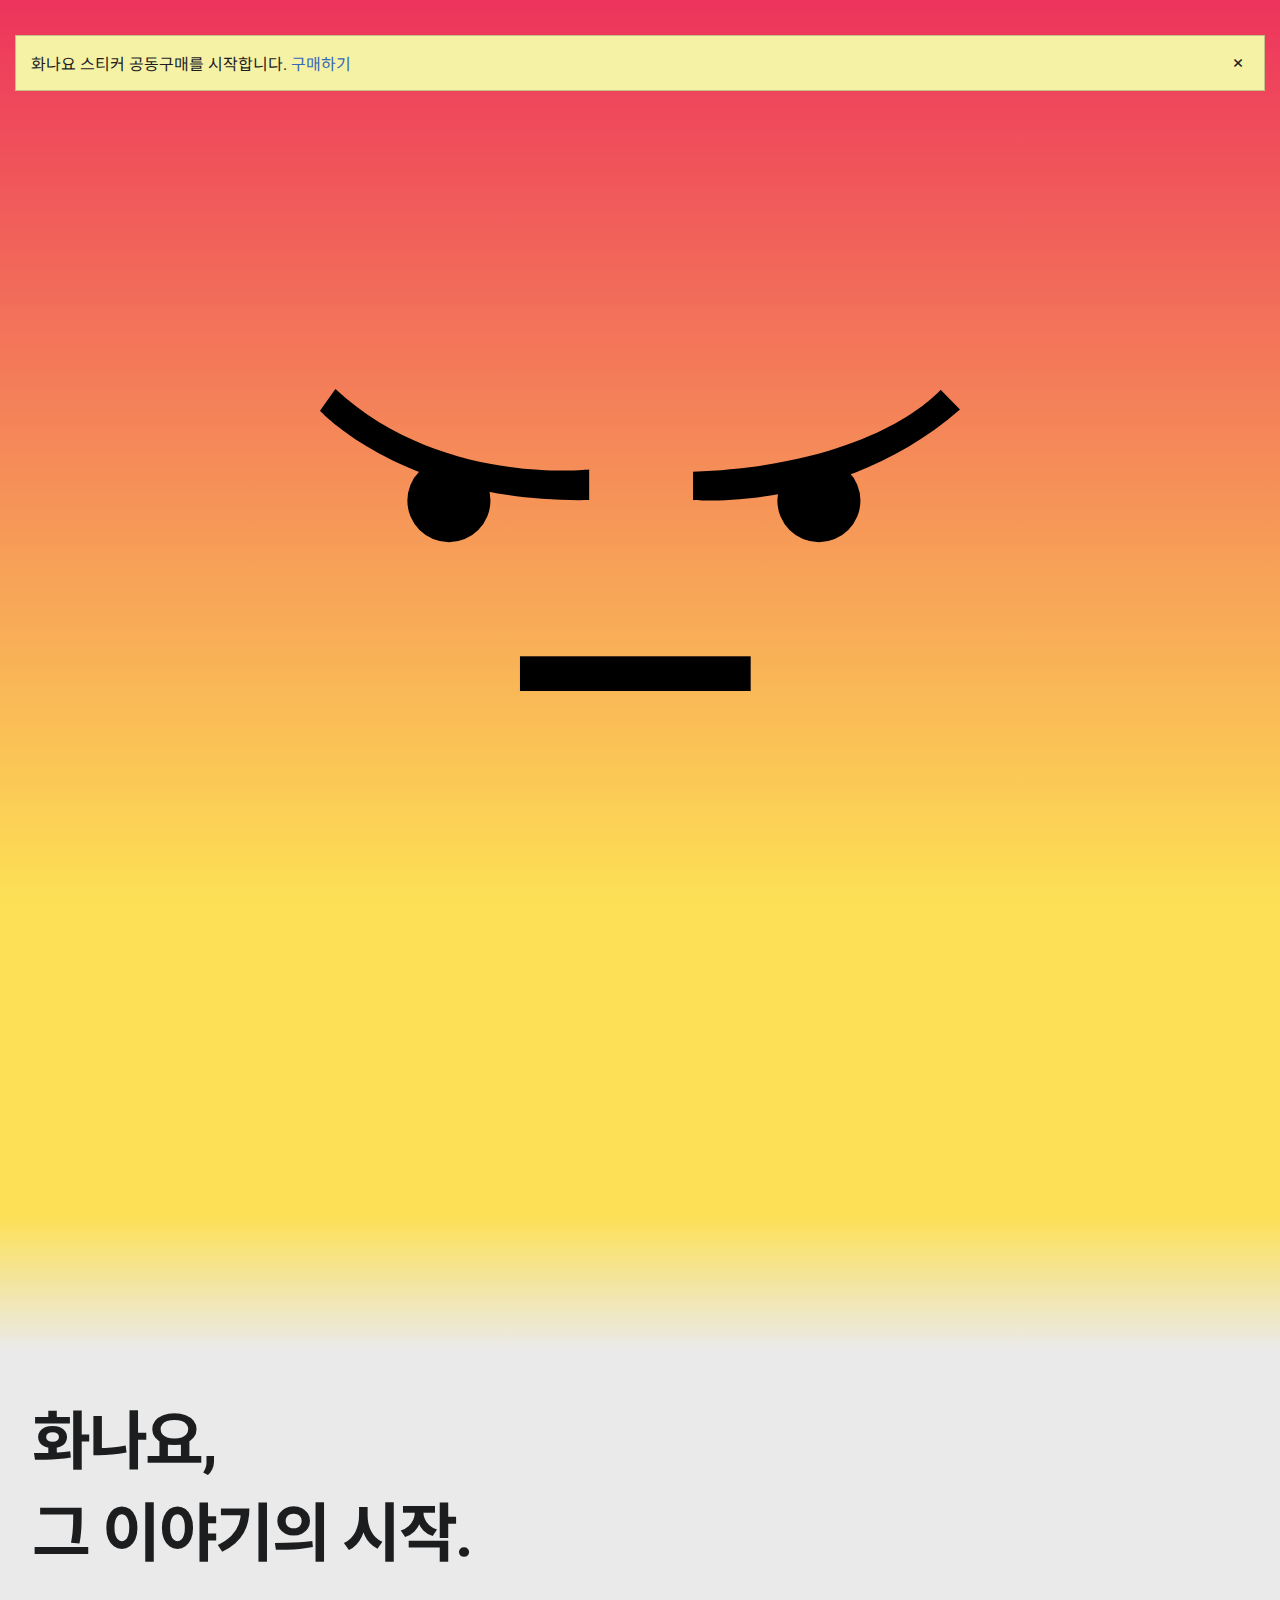
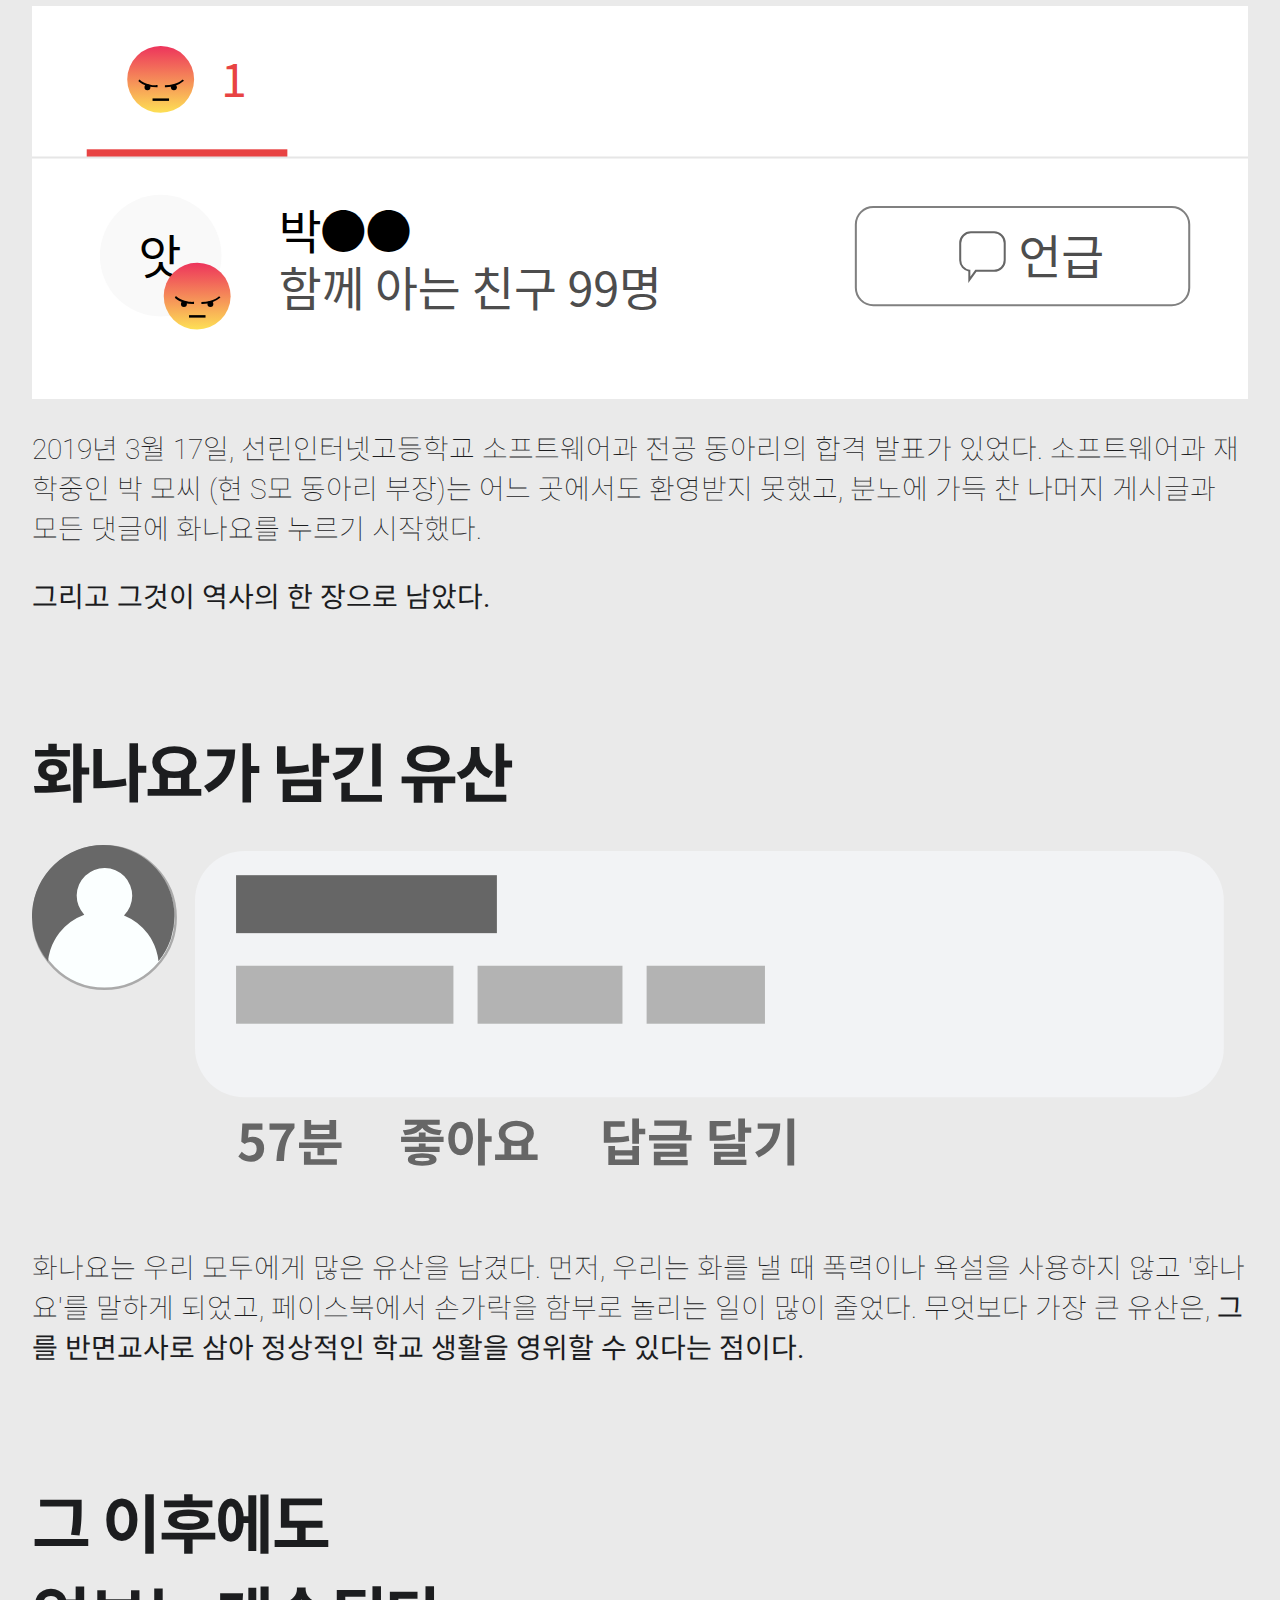
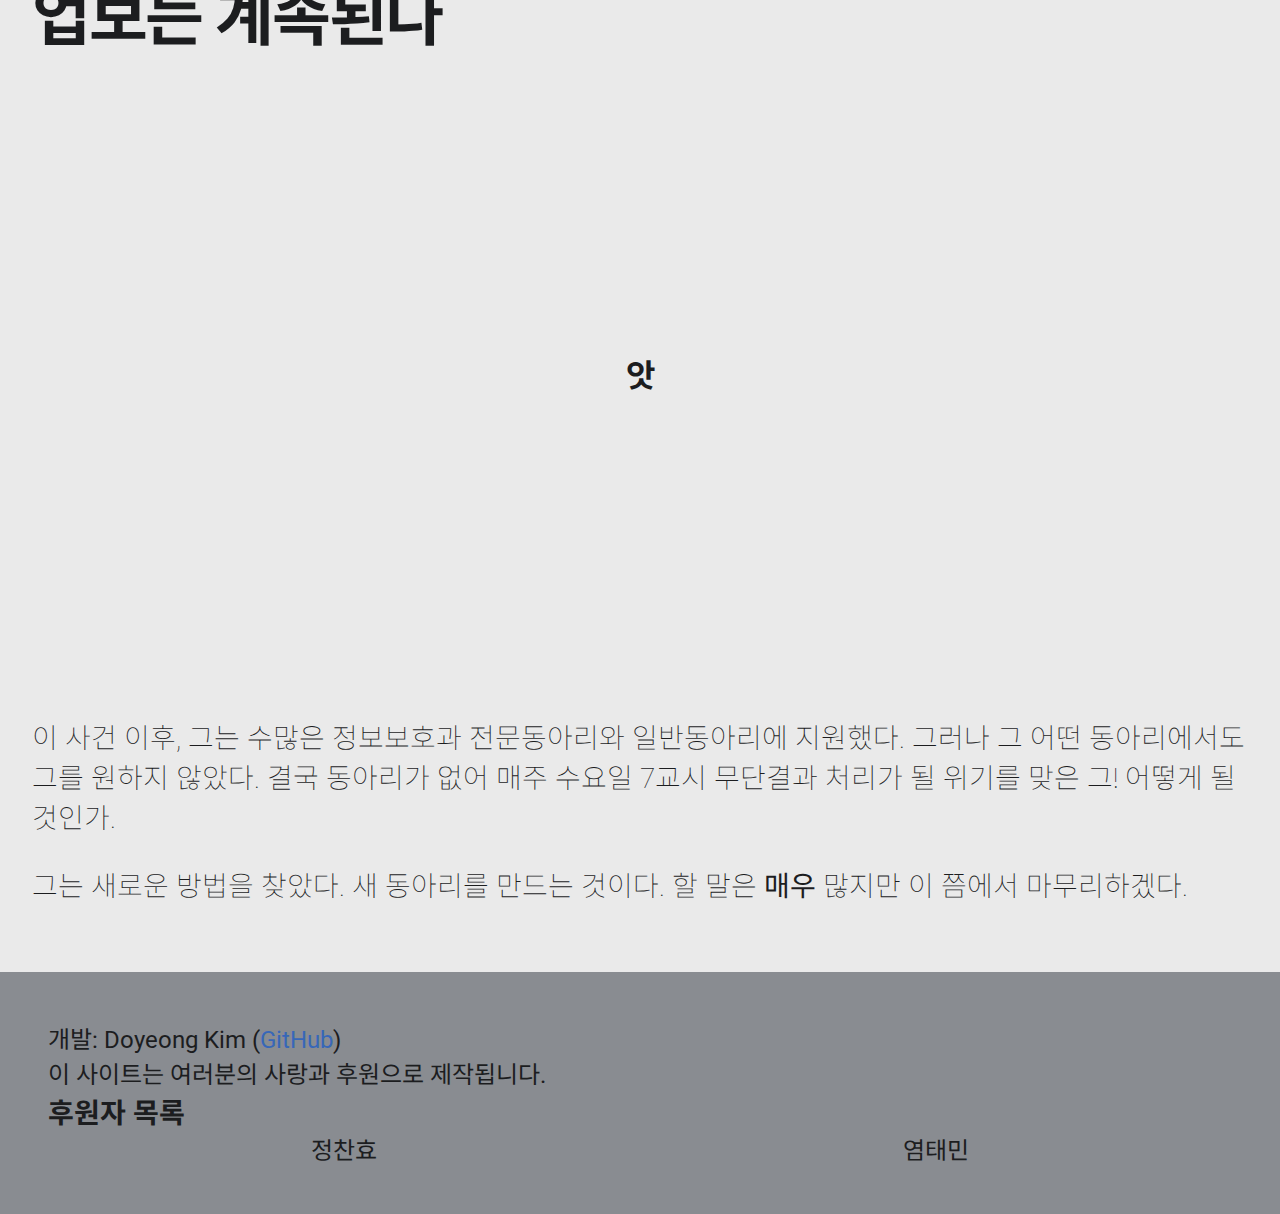
<file: index.html>
<!DOCTYPE html><html lang="en"><head><meta charSet="utf-8"/><meta http-equiv="x-ua-compatible" content="ie=edge"/><meta name="viewport" content="width=device-width, initial-scale=1, shrink-to-fit=no"/><style data-href="/commons.db007dfccde8d05ed5ca.css">@import url(https://fonts.googleapis.com/css?family=Noto+Sans+KR|Roboto&display=swap);*{font-family:Roboto,Noto Sans KR,sans-serif}body{color:#1c1d1f;margin:0;background:#eaeaea}html::-webkit-scrollbar{display:none}a{text-decoration:none;color:#3767b8}.index-module--scroll--1YVbs{position:fixed;bottom:3px;width:100%;height:6px}.index-module--progress--m1oiW{height:100%;width:0;background:#b01e1e}.index-module--section--Zf6Z1{background:#eaeaea}.index-module--contents--1fxa_{max-width:1280px;margin:0 auto;padding:40px 2rem;box-sizing:border-box}.Title-module--title--3p1yD{margin:0;font-size:4rem;letter-spacing:-.15rem;word-break:keep-all;word-wrap:break-word}@media (max-width:640px){.Title-module--title--3p1yD{font-size:2.75rem}}.Contents-module--contents--2QjoP{font-weight:lighter;font-size:1.75rem}.Contents-module--contents--2QjoP>p{margin-bottom:1em}@media (max-width:640px){.Contents-module--contents--2QjoP{font-size:1.2rem}}.Button-module--button--2LlsT{all:unset;cursor:default;padding:.5em 1em;text-align:center;display:block;background:#aaa;border-radius:5px;border:1px solid transparent;width:100%;box-sizing:border-box}.Button-module--button--2LlsT.Button-module--primary--1C9Kx{background:#c42d4f;color:#fff}.Button-module--button--2LlsT.Button-module--right--_ubmW{float:right}.Button-module--wrap--32uRN{overflow:hidden}@media (min-width:640px){.Button-module--button--2LlsT.Button-module--reactive--2Zjxb{width:auto}}</style><style data-href="/styles.13858ab3dc83a2c2a2f1.css">.Input-module--input--1oCKq{display:block;width:100%;box-sizing:border-box;font-size:1.2rem;padding:.5em 1em;outline:0;border:1px solid #bebebe;border-radius:3px}.Input-module--fieldName--1KJFr{font-size:1.2rem;margin-bottom:7px;font:inherit}.Input-module--wrap--2Tjiu{margin-bottom:10px}.Select-module--select--30Ffh{display:block;box-sizing:border-box;width:100%;font-size:1rem;padding:.5em 1em}.index-module--card--2Rr3x{background:#fff;padding:15px;border-radius:5px;display:flex;margin-top:20px}.index-module--card--2Rr3x>img{height:70px}.index-module--card--2Rr3x>h1{margin-left:30px}.index-module--sticker--3lQsB{display:flex;padding:50px 30px;justify-content:center;align-items:center}.index-module--sticker--3lQsB img{width:300px;height:auto;border-radius:150px;box-shadow:3px 3px #9a9a9a}.index-module--bg--XP0en{background:-webkit-gradient(linear,left top,left bottom,from(#ed345c),to(#fde055));background:linear-gradient(180deg,#ed345c,#fde055);height:100vh;padding:2em;box-sizing:border-box;display:flex;justify-content:center;align-items:center}.index-module--img--1oEMT{max-width:640px;width:80%;margin:auto;padding-top:20vh}.index-module--gradient--3pbHR{height:50vh;background:-webkit-gradient(linear,left top,left bottom,color-stop(70%,#fde055),to(#eaeaea));background:linear-gradient(180deg,#fde055 70%,#eaeaea)}.index-module--img--3vIK-{background:#fff;margin-top:2rem;padding:2.5rem 0}.index-module--footer--P-2KS{background:#898c91;font-size:1.5rem;padding:2em}.index-module--footer--P-2KS *{margin:0}@media (max-width:640px){.index-module--footer--P-2KS{font-size:1.2rem}}.index-module--wrap--NWi6_{height:70vh;overflow:hidden;display:flex;justify-content:center;align-items:center}.index-module--alert--3sW5m{padding:15px;background:#f5f2a6;display:flex;border:1px solid #c4c286}.index-module--wrap--2-CTI{padding:15px}.index-module--wrap--2-CTI.index-module--absolute--1g1Bg,.index-module--wrap--2-CTI.index-module--fixed--17mLj{top:20px;left:0;right:0}.index-module--wrap--2-CTI.index-module--fixed--17mLj{position:fixed}.index-module--wrap--2-CTI.index-module--absolute--1g1Bg{position:absolute}.index-module--contents--RL-Od{flex:1 1}.index-module--close--3V_D4{font-size:1.2em;cursor:pointer;padding:0 .3em}</style><meta name="generator" content="Gatsby 2.15.15"/><title data-react-helmet="true">화나요.com</title><meta data-react-helmet="true" name="description" content="Sunrin angry"/><meta data-react-helmet="true" property="og:title"/><meta data-react-helmet="true" property="og:description" content="Sunrin angry"/><meta data-react-helmet="true" property="og:type" content="website"/><meta data-react-helmet="true" name="twitter:card" content="summary"/><meta data-react-helmet="true" name="twitter:creator" content="@angrycom"/><meta data-react-helmet="true" name="twitter:title"/><meta data-react-helmet="true" name="twitter:description" content="Sunrin angry"/><link rel="manifest" href="/manifest.webmanifest"/><meta name="theme-color" content="#663399"/><link rel="apple-touch-icon" sizes="48x48" href="/icons/icon-48x48.png"/><link rel="apple-touch-icon" sizes="72x72" href="/icons/icon-72x72.png"/><link rel="apple-touch-icon" sizes="96x96" href="/icons/icon-96x96.png"/><link rel="apple-touch-icon" sizes="144x144" href="/icons/icon-144x144.png"/><link rel="apple-touch-icon" sizes="192x192" href="/icons/icon-192x192.png"/><link rel="apple-touch-icon" sizes="256x256" href="/icons/icon-256x256.png"/><link rel="apple-touch-icon" sizes="384x384" href="/icons/icon-384x384.png"/><link rel="apple-touch-icon" sizes="512x512" href="/icons/icon-512x512.png"/><link as="script" rel="preload" href="/component---src-pages-index-jsx-3c723c7b4fdff2efb012.js"/><link as="script" rel="preload" href="/styles-d552db3a618af3f5cb79.js"/><link as="script" rel="preload" href="/commons-b8c354938f932653f30e.js"/><link as="script" rel="preload" href="/app-3f0fe228f9209c2665d1.js"/><link as="script" rel="preload" href="/webpack-runtime-6e42e8e96e4223dc4100.js"/><link as="fetch" rel="preload" href="/page-data\index\page-data.json" crossorigin="anonymous"/></head><body><noscript id="gatsby-noscript">This app works best with JavaScript enabled.</noscript><div id="___gatsby"><div style="outline:none" tabindex="-1" role="group" id="gatsby-focus-wrapper"><div class="index-module--scroll--1YVbs"><div class="index-module--progress--m1oiW" style="width:0%"></div></div><main><div class="index-module--wrap--2-CTI index-module--absolute--1g1Bg"><div class="index-module--alert--3sW5m" style="opacity:1;transform-origin:top center;transform:scaleY(1)"><div class="index-module--contents--RL-Od">화나요 스티커 공동구매를 시작합니다.<!-- --> <a href="/goods/sticker">구매하기</a></div><div class="index-module--close--3V_D4" aria-label="close">×</div></div></div><div class="index-module--bg--XP0en"><img src="[data-uri]" alt="Angry face" class="index-module--img--1oEMT"/></div><div class="index-module--gradient--3pbHR"></div><section class="index-module--section--Zf6Z1"><div class="index-module--contents--1fxa_"><h1 class="Title-module--title--3p1yD">화나요,<br/>그 이야기의 시작.</h1><div class="index-module--img--3vIK-"><img src="[data-uri]" alt="Facebook Angry"/></div><div class="Contents-module--contents--2QjoP"><p>2019년 3월 17일, 선린인터넷고등학교 소프트웨어과 전공 동아리의 합격 발표가 있었다. 소프트웨어과 재학중인 박 모씨 (현 S모 동아리 부장)는 어느 곳에서도 환영받지 못했고, 분노에 가득 찬 나머지 게시글과 모든 댓글에 화나요를 누르기 시작했다.</p><p><strong>그리고 그것이 역사의 한 장으로 남았다.</strong></p></div></div></section><section class="index-module--section--Zf6Z1"><div class="index-module--contents--1fxa_"><h1 class="Title-module--title--3p1yD">화나요가 남긴 유산</h1><div style="margin-top:30px"><svg viewBox="0 0 503.5 152.82"><defs><linearGradient id="a053fa39-cf0a-4dba-87ea-9ca214f436da" x1="473.5" y1="222" x2="473.5" y2="199" gradientTransform="translate(484.48 -307.57) rotate(67.25)" gradientUnits="userSpaceOnUse"><stop offset="0" stop-color="#fde055"></stop><stop offset="1" stop-color="#ed345c"></stop></linearGradient></defs><title>facebook_comment</title><g style="isolation:isolate"><g id="a2ef57eb-7650-45c5-91d9-f01ffc89137d" data-name="레이어 2"><rect x="67.5" y="2.5" width="426" height="102" rx="20.49" style="fill:#f2f3f5"></rect><circle cx="30" cy="30" r="29.5" style="fill:#fbffff;stroke:#aaa;stroke-miterlimit:10"></circle><path d="M41.14,133.38a11.49,11.49,0,1,1,16.45.29,23,23,0,0,1,14.29,19,29.5,29.5,0,1,0-45.76,0A23,23,0,0,1,41.14,133.38Z" transform="translate(-19.5 -104.5)" style="fill:#686868"></path><text transform="translate(84.79 130.85)" style="font-size:21px;fill:#666;font-family:Noto Sans KR, sans-serif;font-weight:bold">1<!-- -->분</text><text transform="translate(235.24 130.85)" style="font-size:21px;fill:#666;font-family:Noto Sans KR, sans-serif;font-weight:bold">답글 달기</text><text transform="translate(151.84 130.85)" style="font-size:21px;fill:#666;font-family:Noto Sans KR, sans-serif;font-weight:bold;transition:fill 1s">좋아요</text><g style="transform:scaleY(0);opacity:0"><rect x="437.5" y="90.5" width="58" height="30" rx="12.5" style="fill:#fff"></rect><circle cx="473.5" cy="210.5" r="11.5" transform="translate(76.74 461.23) rotate(-67.25)" style="fill:url(#a053fa39-cf0a-4dba-87ea-9ca214f436da)"></circle><path d="M470,213.22a1,1,0,1,1-1-1A1,1,0,0,1,470,213.22Z" transform="translate(-19.5 -104.5)"></path><circle cx="458.54" cy="108.72" r="1.02"></circle><path d="M466.16,210.49l-.38.53s2.08,2.27,6.62,2.19v-.75A8.65,8.65,0,0,1,466.16,210.49Z" transform="translate(-19.5 -104.5)"></path><path d="M475,212.51v.7a9.7,9.7,0,0,0,6.56-2.22l-.47-.48S479.49,212.35,475,212.51Z" transform="translate(-19.5 -104.5)"></path><rect x="451.2" y="112.54" width="5.67" height="0.85"></rect><path d="M493.59,217.4H497V205.92h-2.73V204.7a9.81,9.81,0,0,0,3.19-1.09H499V217.4H502V219h-8.44Z" transform="translate(-19.5 -104.5)"></path></g><rect x="84.5" y="12.5" width="108" height="24" style="fill:#666"></rect><g style="position:relative;transform:scaleX(0);transform-origin:84.5px 0;opacity:0"></g></g></g></svg></div><div class="Contents-module--contents--2QjoP"><p>화나요는 우리 모두에게 많은 유산을 남겼다. 먼저, 우리는 화를 낼 때 폭력이나 욕설을 사용하지 않고 &#x27;화나요&#x27;를 말하게 되었고, 페이스북에서 손가락을 함부로 놀리는 일이 많이 줄었다. 무엇보다 가장 큰 유산은,<!-- --> <strong>그를 반면교사로 삼아 정상적인 학교 생활을 영위할 수 있다는 점이다.</strong></p></div></div></section><section class="index-module--section--Zf6Z1"><div class="index-module--contents--1fxa_"><h1 class="Title-module--title--3p1yD">그 이후에도<br/>업보는 계속된다</h1><div><div class="index-module--wrap--NWi6_"><h1>앗</h1></div></div><div class="Contents-module--contents--2QjoP"><p>이 사건 이후, 그는 수많은 정보보호과 전문동아리와 일반동아리에 지원했다. 그러나 그 어떤 동아리에서도 그를 원하지 않았다. 결국 동아리가 없어 매주 수요일 7교시 무단결과 처리가 될 위기를 맞은 그! 어떻게 될 것인가.</p><p>그는 새로운 방법을 찾았다. 새 동아리를 만드는 것이다. 할 말은<!-- --> <b>매우</b> 많지만 이 쯤에서 마무리하겠다.</p></div></div></section><footer class="index-module--footer--P-2KS"><p>개발: Doyeong Kim (<a href="http://git.doyeong.kim">GitHub</a>)<br/>이 사이트는 여러분의 사랑과 후원으로 제작됩니다.<br/></p><div><h3>후원자 목록</h3><ul style="display:flex;justify-content:space-around;margin:0;padding:0;list-style-type:none"><li>정찬효</li><li>염태민</li></ul></div></footer></main></div></div><script id="gatsby-script-loader">/*<![CDATA[*/window.pagePath="/";window.webpackCompilationHash="496b941d5000ef706ea7";/*]]>*/</script><script id="gatsby-chunk-mapping">/*<![CDATA[*/window.___chunkMapping={"app":["/app-3f0fe228f9209c2665d1.js"],"component---src-pages-404-jsx":["/component---src-pages-404-jsx-4925cd84e1c1b3a9ab76.js"],"component---src-pages-goods-sticker-buy-jsx":["/component---src-pages-goods-sticker-buy-jsx-8584e0d42e035b645293.js"],"component---src-pages-goods-sticker-index-jsx":["/component---src-pages-goods-sticker-index-jsx-3652b1bcc458f602360e.js"],"component---src-pages-index-jsx":["/component---src-pages-index-jsx-3c723c7b4fdff2efb012.js"]};/*]]>*/</script><script src="/webpack-runtime-6e42e8e96e4223dc4100.js" async=""></script><script src="/app-3f0fe228f9209c2665d1.js" async=""></script><script src="/commons-b8c354938f932653f30e.js" async=""></script><script src="/styles-d552db3a618af3f5cb79.js" async=""></script><script src="/component---src-pages-index-jsx-3c723c7b4fdff2efb012.js" async=""></script></body></html>
</file>
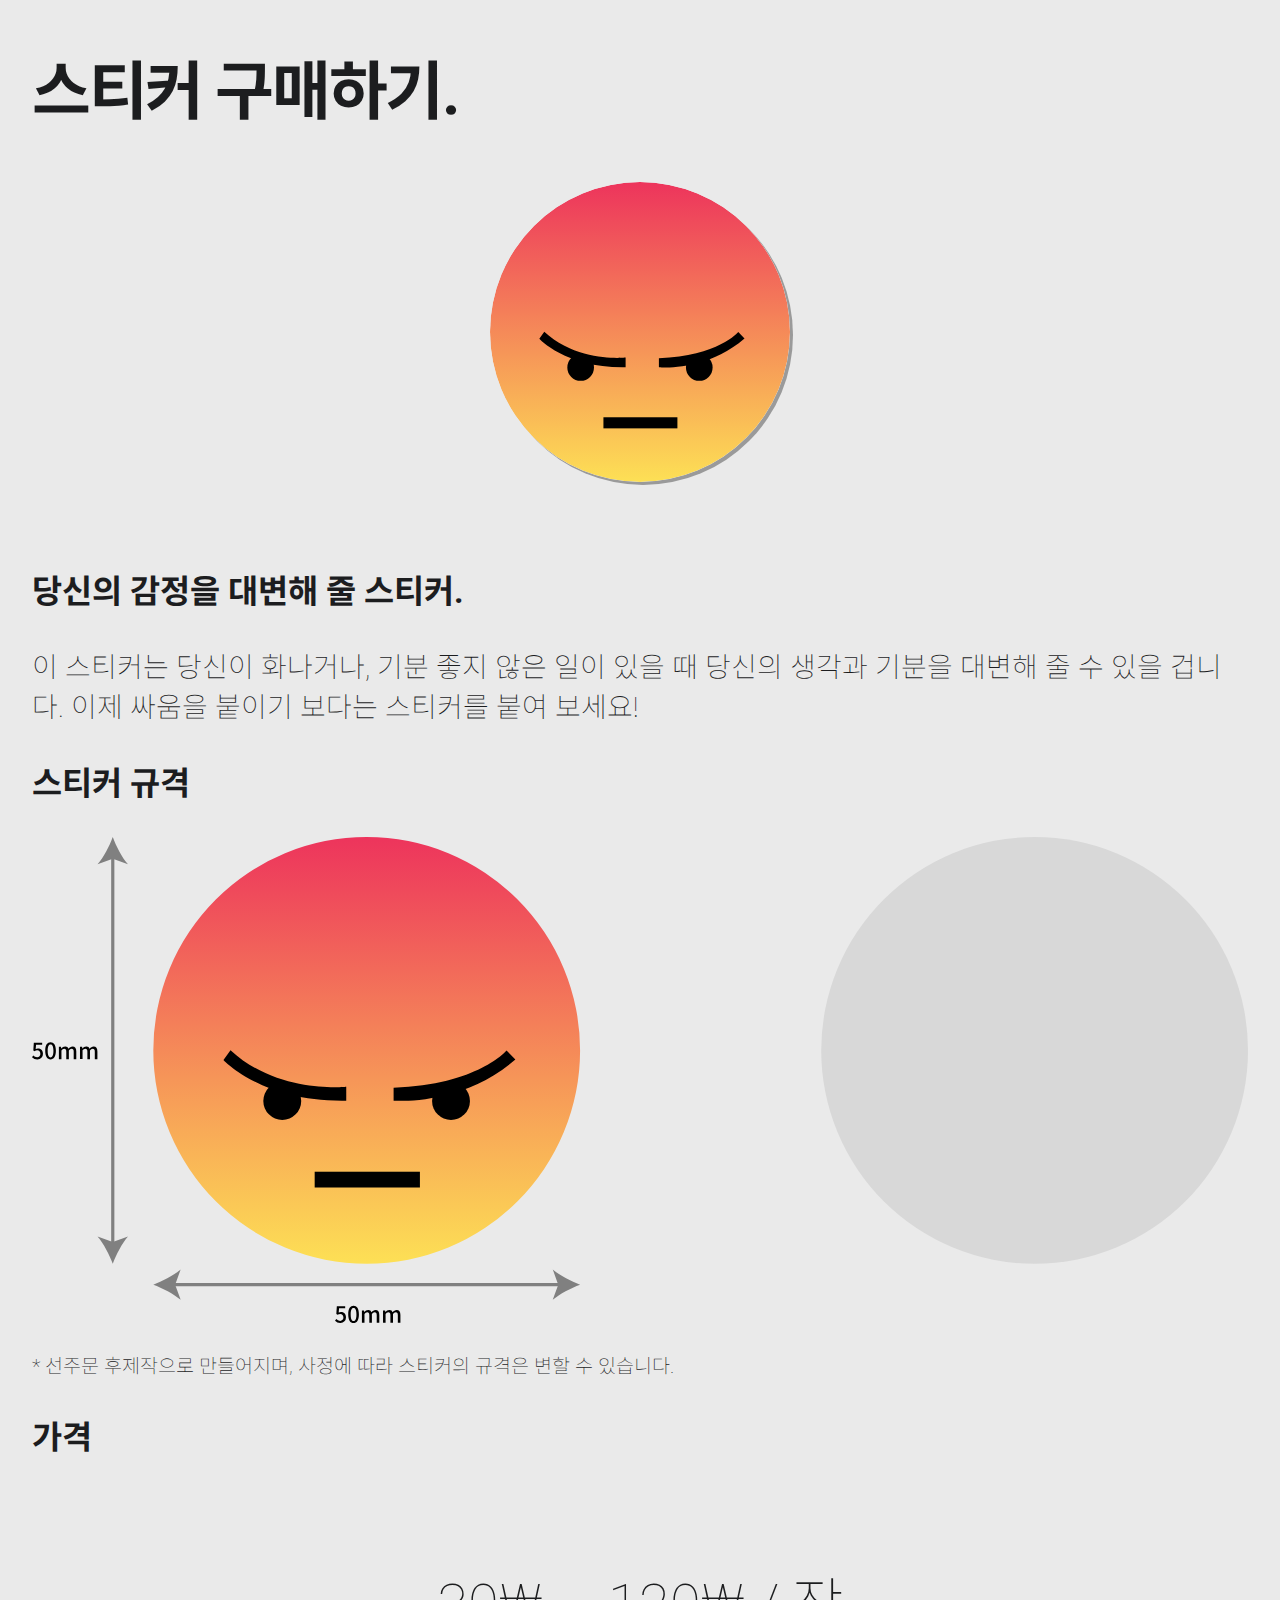
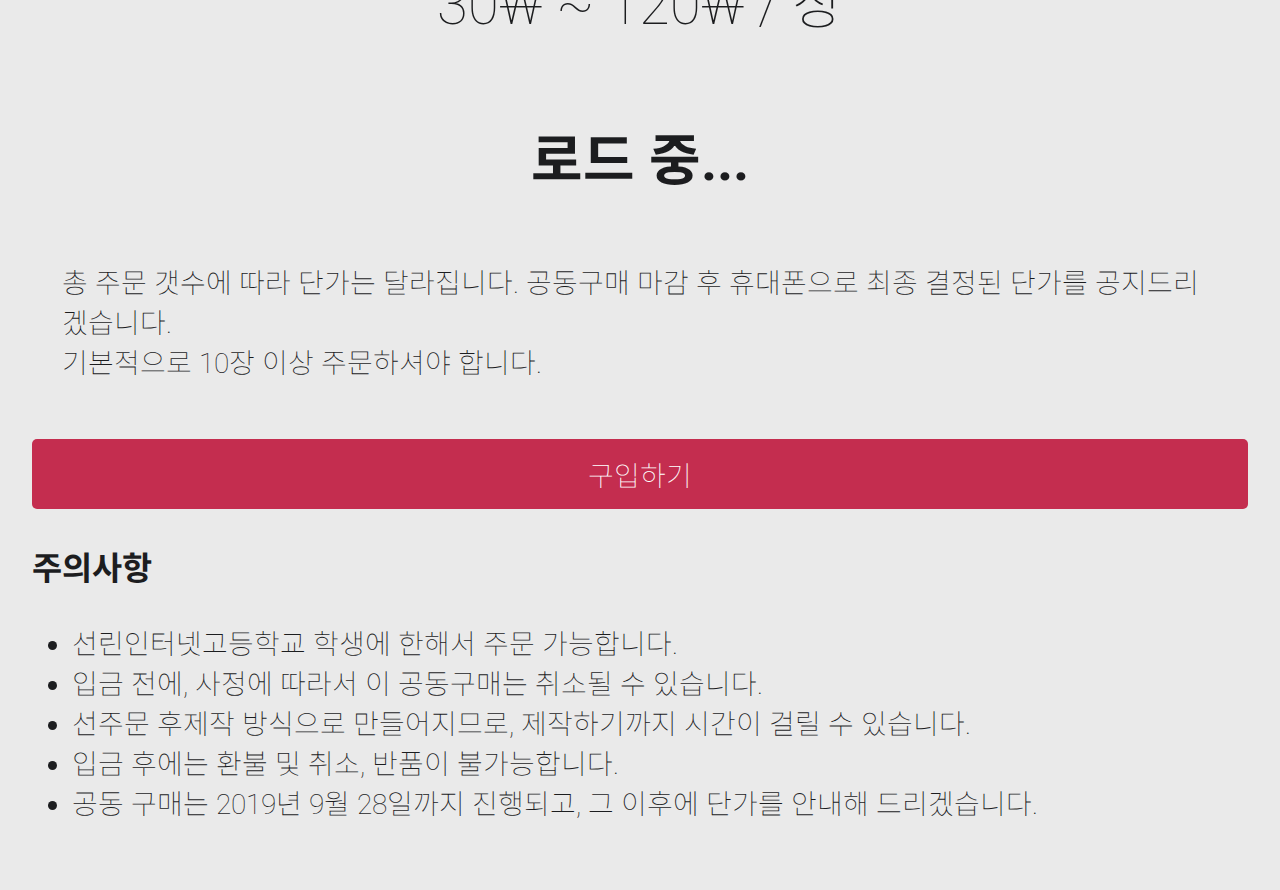
<file: goods/sticker/index.html>
<!DOCTYPE html><html lang="en"><head><meta charSet="utf-8"/><meta http-equiv="x-ua-compatible" content="ie=edge"/><meta name="viewport" content="width=device-width, initial-scale=1, shrink-to-fit=no"/><style data-href="/commons.db007dfccde8d05ed5ca.css">@import url(https://fonts.googleapis.com/css?family=Noto+Sans+KR|Roboto&display=swap);*{font-family:Roboto,Noto Sans KR,sans-serif}body{color:#1c1d1f;margin:0;background:#eaeaea}html::-webkit-scrollbar{display:none}a{text-decoration:none;color:#3767b8}.index-module--scroll--1YVbs{position:fixed;bottom:3px;width:100%;height:6px}.index-module--progress--m1oiW{height:100%;width:0;background:#b01e1e}.index-module--section--Zf6Z1{background:#eaeaea}.index-module--contents--1fxa_{max-width:1280px;margin:0 auto;padding:40px 2rem;box-sizing:border-box}.Title-module--title--3p1yD{margin:0;font-size:4rem;letter-spacing:-.15rem;word-break:keep-all;word-wrap:break-word}@media (max-width:640px){.Title-module--title--3p1yD{font-size:2.75rem}}.Contents-module--contents--2QjoP{font-weight:lighter;font-size:1.75rem}.Contents-module--contents--2QjoP>p{margin-bottom:1em}@media (max-width:640px){.Contents-module--contents--2QjoP{font-size:1.2rem}}.Button-module--button--2LlsT{all:unset;cursor:default;padding:.5em 1em;text-align:center;display:block;background:#aaa;border-radius:5px;border:1px solid transparent;width:100%;box-sizing:border-box}.Button-module--button--2LlsT.Button-module--primary--1C9Kx{background:#c42d4f;color:#fff}.Button-module--button--2LlsT.Button-module--right--_ubmW{float:right}.Button-module--wrap--32uRN{overflow:hidden}@media (min-width:640px){.Button-module--button--2LlsT.Button-module--reactive--2Zjxb{width:auto}}</style><style data-href="/styles.13858ab3dc83a2c2a2f1.css">.Input-module--input--1oCKq{display:block;width:100%;box-sizing:border-box;font-size:1.2rem;padding:.5em 1em;outline:0;border:1px solid #bebebe;border-radius:3px}.Input-module--fieldName--1KJFr{font-size:1.2rem;margin-bottom:7px;font:inherit}.Input-module--wrap--2Tjiu{margin-bottom:10px}.Select-module--select--30Ffh{display:block;box-sizing:border-box;width:100%;font-size:1rem;padding:.5em 1em}.index-module--card--2Rr3x{background:#fff;padding:15px;border-radius:5px;display:flex;margin-top:20px}.index-module--card--2Rr3x>img{height:70px}.index-module--card--2Rr3x>h1{margin-left:30px}.index-module--sticker--3lQsB{display:flex;padding:50px 30px;justify-content:center;align-items:center}.index-module--sticker--3lQsB img{width:300px;height:auto;border-radius:150px;box-shadow:3px 3px #9a9a9a}.index-module--bg--XP0en{background:-webkit-gradient(linear,left top,left bottom,from(#ed345c),to(#fde055));background:linear-gradient(180deg,#ed345c,#fde055);height:100vh;padding:2em;box-sizing:border-box;display:flex;justify-content:center;align-items:center}.index-module--img--1oEMT{max-width:640px;width:80%;margin:auto;padding-top:20vh}.index-module--gradient--3pbHR{height:50vh;background:-webkit-gradient(linear,left top,left bottom,color-stop(70%,#fde055),to(#eaeaea));background:linear-gradient(180deg,#fde055 70%,#eaeaea)}.index-module--img--3vIK-{background:#fff;margin-top:2rem;padding:2.5rem 0}.index-module--footer--P-2KS{background:#898c91;font-size:1.5rem;padding:2em}.index-module--footer--P-2KS *{margin:0}@media (max-width:640px){.index-module--footer--P-2KS{font-size:1.2rem}}.index-module--wrap--NWi6_{height:70vh;overflow:hidden;display:flex;justify-content:center;align-items:center}.index-module--alert--3sW5m{padding:15px;background:#f5f2a6;display:flex;border:1px solid #c4c286}.index-module--wrap--2-CTI{padding:15px}.index-module--wrap--2-CTI.index-module--absolute--1g1Bg,.index-module--wrap--2-CTI.index-module--fixed--17mLj{top:20px;left:0;right:0}.index-module--wrap--2-CTI.index-module--fixed--17mLj{position:fixed}.index-module--wrap--2-CTI.index-module--absolute--1g1Bg{position:absolute}.index-module--contents--RL-Od{flex:1 1}.index-module--close--3V_D4{font-size:1.2em;cursor:pointer;padding:0 .3em}</style><meta name="generator" content="Gatsby 2.15.15"/><title data-react-helmet="true">화나요 스티커 구매하기</title><meta data-react-helmet="true" name="description" content="Sunrin angry"/><meta data-react-helmet="true" property="og:title" content="화나요 스티커 구매하기"/><meta data-react-helmet="true" property="og:description" content="Sunrin angry"/><meta data-react-helmet="true" property="og:type" content="website"/><meta data-react-helmet="true" name="twitter:card" content="summary"/><meta data-react-helmet="true" name="twitter:creator" content="@angrycom"/><meta data-react-helmet="true" name="twitter:title" content="화나요 스티커 구매하기"/><meta data-react-helmet="true" name="twitter:description" content="Sunrin angry"/><link rel="manifest" href="/manifest.webmanifest"/><meta name="theme-color" content="#663399"/><link rel="apple-touch-icon" sizes="48x48" href="/icons/icon-48x48.png"/><link rel="apple-touch-icon" sizes="72x72" href="/icons/icon-72x72.png"/><link rel="apple-touch-icon" sizes="96x96" href="/icons/icon-96x96.png"/><link rel="apple-touch-icon" sizes="144x144" href="/icons/icon-144x144.png"/><link rel="apple-touch-icon" sizes="192x192" href="/icons/icon-192x192.png"/><link rel="apple-touch-icon" sizes="256x256" href="/icons/icon-256x256.png"/><link rel="apple-touch-icon" sizes="384x384" href="/icons/icon-384x384.png"/><link rel="apple-touch-icon" sizes="512x512" href="/icons/icon-512x512.png"/><link as="script" rel="preload" href="/component---src-pages-goods-sticker-index-jsx-3652b1bcc458f602360e.js"/><link as="script" rel="preload" href="/styles-d552db3a618af3f5cb79.js"/><link as="script" rel="preload" href="/commons-b8c354938f932653f30e.js"/><link as="script" rel="preload" href="/app-3f0fe228f9209c2665d1.js"/><link as="script" rel="preload" href="/webpack-runtime-6e42e8e96e4223dc4100.js"/><link as="fetch" rel="preload" href="/page-data\goods\sticker\page-data.json" crossorigin="anonymous"/></head><body><noscript id="gatsby-noscript">This app works best with JavaScript enabled.</noscript><div id="___gatsby"><div style="outline:none" tabindex="-1" role="group" id="gatsby-focus-wrapper"><div class="index-module--scroll--1YVbs"><div class="index-module--progress--m1oiW" style="width:0%"></div></div><main><section class="index-module--section--Zf6Z1"><div class="index-module--contents--1fxa_"><h1 class="Title-module--title--3p1yD">스티커 구매하기.</h1><div class="index-module--sticker--3lQsB"><img src="[data-uri]" alt="Angry"/></div><div class="Contents-module--contents--2QjoP"><h3>당신의 감정을 대변해 줄 스티커.</h3><p>이 스티커는 당신이 화나거나, 기분 좋지 않은 일이 있을 때 당신의 생각과 기분을 대변해 줄 수 있을 겁니다. 이제 싸움을 붙이기 보다는 스티커를 붙여 보세요!</p><h3>스티커 규격</h3><img src="[data-uri]" alt="Sticker"/><p style="font-size:0.7em">* 선주문 후제작으로 만들어지며, 사정에 따라 스티커의 규격은 변할 수 있습니다.</p><h3>가격</h3><div style="display:flex;flex-direction:column;align-items:center;padding:30px"><h1 style="font-weight:lighter">30₩ ~ 120₩ / 장</h1><h1>로드 중...</h1><p>총 주문 갯수에 따라 단가는 달라집니다. 공동구매 마감 후 휴대폰으로 최종 결정된 단가를 공지드리겠습니다.<br/>기본적으로 10장 이상 주문하셔야 합니다.</p></div><a class="Button-module--button--2LlsT Button-module--primary--1C9Kx" href="/goods/sticker/buy">구입하기</a><h3>주의사항</h3><div><ul><li>선린인터넷고등학교 학생에 한해서 주문 가능합니다.</li><li>입금 전에, 사정에 따라서 이 공동구매는 취소될 수 있습니다.</li><li>선주문 후제작 방식으로 만들어지므로, 제작하기까지 시간이 걸릴 수 있습니다.</li><li>입금 후에는 환불 및 취소, 반품이 불가능합니다.</li><li>공동 구매는 2019년 9월 28일까지 진행되고, 그 이후에 단가를 안내해 드리겠습니다.</li></ul></div></div></div></section></main></div></div><script id="gatsby-script-loader">/*<![CDATA[*/window.pagePath="/goods/sticker/";window.webpackCompilationHash="496b941d5000ef706ea7";/*]]>*/</script><script id="gatsby-chunk-mapping">/*<![CDATA[*/window.___chunkMapping={"app":["/app-3f0fe228f9209c2665d1.js"],"component---src-pages-404-jsx":["/component---src-pages-404-jsx-4925cd84e1c1b3a9ab76.js"],"component---src-pages-goods-sticker-buy-jsx":["/component---src-pages-goods-sticker-buy-jsx-8584e0d42e035b645293.js"],"component---src-pages-goods-sticker-index-jsx":["/component---src-pages-goods-sticker-index-jsx-3652b1bcc458f602360e.js"],"component---src-pages-index-jsx":["/component---src-pages-index-jsx-3c723c7b4fdff2efb012.js"]};/*]]>*/</script><script src="/webpack-runtime-6e42e8e96e4223dc4100.js" async=""></script><script src="/app-3f0fe228f9209c2665d1.js" async=""></script><script src="/commons-b8c354938f932653f30e.js" async=""></script><script src="/styles-d552db3a618af3f5cb79.js" async=""></script><script src="/component---src-pages-goods-sticker-index-jsx-3652b1bcc458f602360e.js" async=""></script></body></html>
</file>
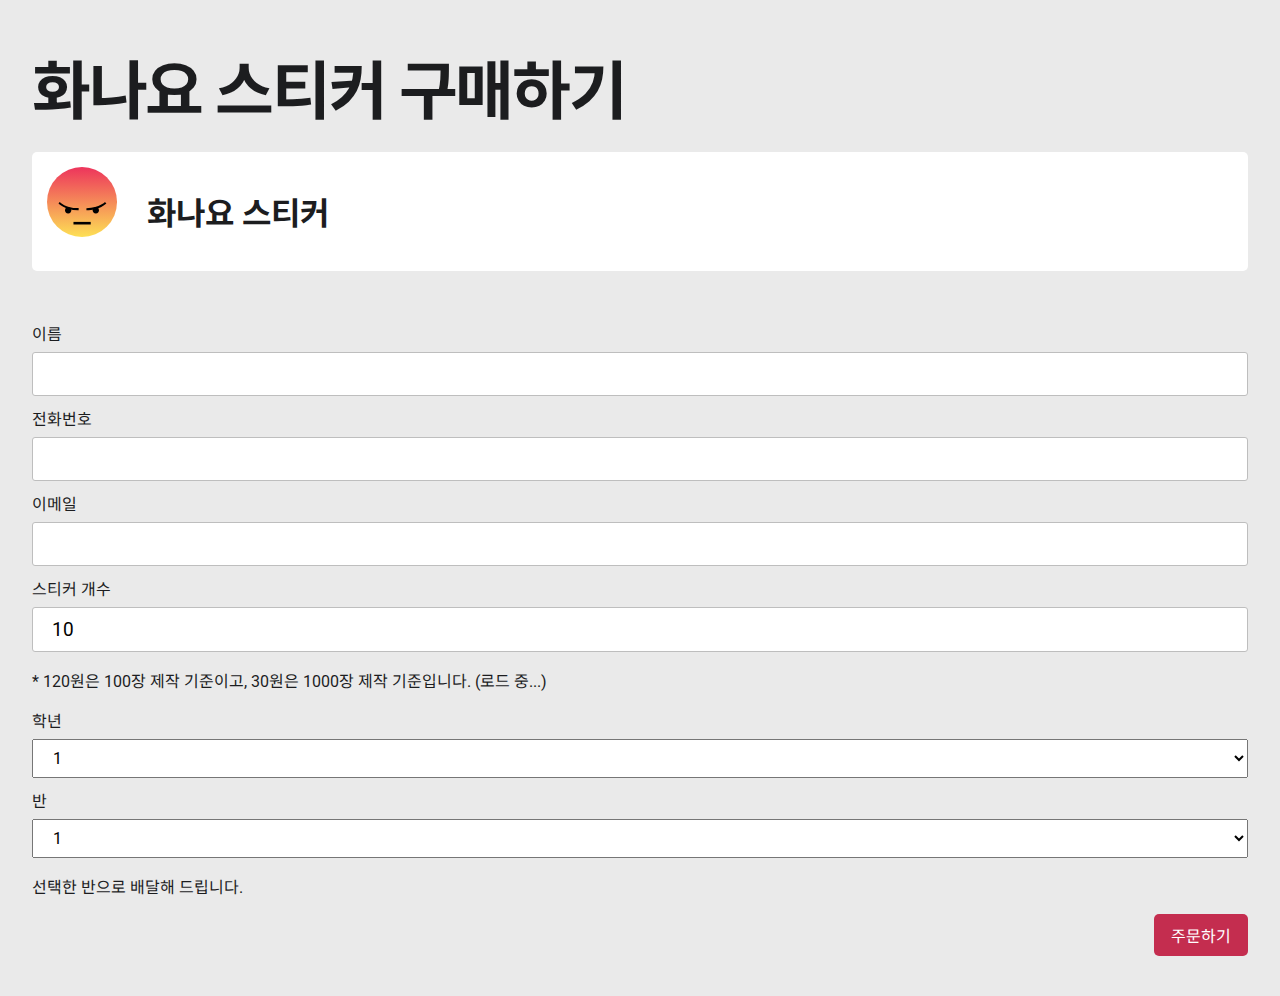
<file: goods/sticker/buy/index.html>
<!DOCTYPE html><html lang="en"><head><meta charSet="utf-8"/><meta http-equiv="x-ua-compatible" content="ie=edge"/><meta name="viewport" content="width=device-width, initial-scale=1, shrink-to-fit=no"/><style data-href="/commons.db007dfccde8d05ed5ca.css">@import url(https://fonts.googleapis.com/css?family=Noto+Sans+KR|Roboto&display=swap);*{font-family:Roboto,Noto Sans KR,sans-serif}body{color:#1c1d1f;margin:0;background:#eaeaea}html::-webkit-scrollbar{display:none}a{text-decoration:none;color:#3767b8}.index-module--scroll--1YVbs{position:fixed;bottom:3px;width:100%;height:6px}.index-module--progress--m1oiW{height:100%;width:0;background:#b01e1e}.index-module--section--Zf6Z1{background:#eaeaea}.index-module--contents--1fxa_{max-width:1280px;margin:0 auto;padding:40px 2rem;box-sizing:border-box}.Title-module--title--3p1yD{margin:0;font-size:4rem;letter-spacing:-.15rem;word-break:keep-all;word-wrap:break-word}@media (max-width:640px){.Title-module--title--3p1yD{font-size:2.75rem}}.Contents-module--contents--2QjoP{font-weight:lighter;font-size:1.75rem}.Contents-module--contents--2QjoP>p{margin-bottom:1em}@media (max-width:640px){.Contents-module--contents--2QjoP{font-size:1.2rem}}.Button-module--button--2LlsT{all:unset;cursor:default;padding:.5em 1em;text-align:center;display:block;background:#aaa;border-radius:5px;border:1px solid transparent;width:100%;box-sizing:border-box}.Button-module--button--2LlsT.Button-module--primary--1C9Kx{background:#c42d4f;color:#fff}.Button-module--button--2LlsT.Button-module--right--_ubmW{float:right}.Button-module--wrap--32uRN{overflow:hidden}@media (min-width:640px){.Button-module--button--2LlsT.Button-module--reactive--2Zjxb{width:auto}}</style><style data-href="/styles.13858ab3dc83a2c2a2f1.css">.Input-module--input--1oCKq{display:block;width:100%;box-sizing:border-box;font-size:1.2rem;padding:.5em 1em;outline:0;border:1px solid #bebebe;border-radius:3px}.Input-module--fieldName--1KJFr{font-size:1.2rem;margin-bottom:7px;font:inherit}.Input-module--wrap--2Tjiu{margin-bottom:10px}.Select-module--select--30Ffh{display:block;box-sizing:border-box;width:100%;font-size:1rem;padding:.5em 1em}.index-module--card--2Rr3x{background:#fff;padding:15px;border-radius:5px;display:flex;margin-top:20px}.index-module--card--2Rr3x>img{height:70px}.index-module--card--2Rr3x>h1{margin-left:30px}.index-module--sticker--3lQsB{display:flex;padding:50px 30px;justify-content:center;align-items:center}.index-module--sticker--3lQsB img{width:300px;height:auto;border-radius:150px;box-shadow:3px 3px #9a9a9a}.index-module--bg--XP0en{background:-webkit-gradient(linear,left top,left bottom,from(#ed345c),to(#fde055));background:linear-gradient(180deg,#ed345c,#fde055);height:100vh;padding:2em;box-sizing:border-box;display:flex;justify-content:center;align-items:center}.index-module--img--1oEMT{max-width:640px;width:80%;margin:auto;padding-top:20vh}.index-module--gradient--3pbHR{height:50vh;background:-webkit-gradient(linear,left top,left bottom,color-stop(70%,#fde055),to(#eaeaea));background:linear-gradient(180deg,#fde055 70%,#eaeaea)}.index-module--img--3vIK-{background:#fff;margin-top:2rem;padding:2.5rem 0}.index-module--footer--P-2KS{background:#898c91;font-size:1.5rem;padding:2em}.index-module--footer--P-2KS *{margin:0}@media (max-width:640px){.index-module--footer--P-2KS{font-size:1.2rem}}.index-module--wrap--NWi6_{height:70vh;overflow:hidden;display:flex;justify-content:center;align-items:center}.index-module--alert--3sW5m{padding:15px;background:#f5f2a6;display:flex;border:1px solid #c4c286}.index-module--wrap--2-CTI{padding:15px}.index-module--wrap--2-CTI.index-module--absolute--1g1Bg,.index-module--wrap--2-CTI.index-module--fixed--17mLj{top:20px;left:0;right:0}.index-module--wrap--2-CTI.index-module--fixed--17mLj{position:fixed}.index-module--wrap--2-CTI.index-module--absolute--1g1Bg{position:absolute}.index-module--contents--RL-Od{flex:1 1}.index-module--close--3V_D4{font-size:1.2em;cursor:pointer;padding:0 .3em}</style><meta name="generator" content="Gatsby 2.15.15"/><title data-react-helmet="true">화나요 스티커 구매하기</title><meta data-react-helmet="true" name="description" content="Sunrin angry"/><meta data-react-helmet="true" property="og:title" content="화나요 스티커 구매하기"/><meta data-react-helmet="true" property="og:description" content="Sunrin angry"/><meta data-react-helmet="true" property="og:type" content="website"/><meta data-react-helmet="true" name="twitter:card" content="summary"/><meta data-react-helmet="true" name="twitter:creator" content="@angrycom"/><meta data-react-helmet="true" name="twitter:title" content="화나요 스티커 구매하기"/><meta data-react-helmet="true" name="twitter:description" content="Sunrin angry"/><link rel="manifest" href="/manifest.webmanifest"/><meta name="theme-color" content="#663399"/><link rel="apple-touch-icon" sizes="48x48" href="/icons/icon-48x48.png"/><link rel="apple-touch-icon" sizes="72x72" href="/icons/icon-72x72.png"/><link rel="apple-touch-icon" sizes="96x96" href="/icons/icon-96x96.png"/><link rel="apple-touch-icon" sizes="144x144" href="/icons/icon-144x144.png"/><link rel="apple-touch-icon" sizes="192x192" href="/icons/icon-192x192.png"/><link rel="apple-touch-icon" sizes="256x256" href="/icons/icon-256x256.png"/><link rel="apple-touch-icon" sizes="384x384" href="/icons/icon-384x384.png"/><link rel="apple-touch-icon" sizes="512x512" href="/icons/icon-512x512.png"/><link as="script" rel="preload" href="/component---src-pages-goods-sticker-buy-jsx-8584e0d42e035b645293.js"/><link as="script" rel="preload" href="/styles-d552db3a618af3f5cb79.js"/><link as="script" rel="preload" href="/commons-b8c354938f932653f30e.js"/><link as="script" rel="preload" href="/app-3f0fe228f9209c2665d1.js"/><link as="script" rel="preload" href="/webpack-runtime-6e42e8e96e4223dc4100.js"/><link as="fetch" rel="preload" href="/page-data\goods\sticker\buy\page-data.json" crossorigin="anonymous"/></head><body><noscript id="gatsby-noscript">This app works best with JavaScript enabled.</noscript><div id="___gatsby"><div style="outline:none" tabindex="-1" role="group" id="gatsby-focus-wrapper"><div class="index-module--scroll--1YVbs"><div class="index-module--progress--m1oiW" style="width:0%"></div></div><main><section class="index-module--section--Zf6Z1"><div class="index-module--contents--1fxa_"><h1 class="Title-module--title--3p1yD">화나요 스티커<!-- --> 구매하기</h1><div class="index-module--card--2Rr3x"><img src="[data-uri]" alt="화나요 스티커 image"/><h1>화나요 스티커</h1></div><div style="margin-top:50px"><form><div class="Input-module--wrap--2Tjiu"><label><div class="Input-module--fieldName--1KJFr">이름</div><input value="" class="Input-module--input--1oCKq"/></label></div><div class="Input-module--wrap--2Tjiu"><label><div class="Input-module--fieldName--1KJFr">전화번호</div><input value="" class="Input-module--input--1oCKq"/></label></div><div class="Input-module--wrap--2Tjiu"><label><div class="Input-module--fieldName--1KJFr">이메일</div><input type="email" value="" class="Input-module--input--1oCKq"/></label></div><div class="Input-module--wrap--2Tjiu"><label><div class="Input-module--fieldName--1KJFr">스티커 개수</div><input type="number" value="10" class="Input-module--input--1oCKq" min="10" step="10"/></label></div><p>* 120원은 100장 제작 기준이고, 30원은 1000장 제작 기준입니다. (<span>로드 중...</span>)</p><div class="Input-module--wrap--2Tjiu"><label><div class="Input-module--fieldName--1KJFr">학년</div><select class="Select-module--select--30Ffh"><option selected="" value="1">1</option><option value="2">2</option><option value="3">3</option></select></label></div><div class="Input-module--wrap--2Tjiu"><label><div class="Input-module--fieldName--1KJFr">반</div><select class="Select-module--select--30Ffh"><option selected="" value="1">1</option><option value="2">2</option><option value="3">3</option><option value="4">4</option><option value="5">5</option><option value="6">6</option><option value="7">7</option><option value="8">8</option><option value="9">9</option><option value="10">10</option><option value="11">11</option><option value="12">12</option></select></label></div><p>선택한 반으로 배달해 드립니다.</p><div class="Button-module--wrap--32uRN"><button class="Button-module--button--2LlsT Button-module--primary--1C9Kx Button-module--reactive--2Zjxb Button-module--right--_ubmW">주문하기</button></div></form></div></div></section></main></div></div><script id="gatsby-script-loader">/*<![CDATA[*/window.pagePath="/goods/sticker/buy/";window.webpackCompilationHash="496b941d5000ef706ea7";/*]]>*/</script><script id="gatsby-chunk-mapping">/*<![CDATA[*/window.___chunkMapping={"app":["/app-3f0fe228f9209c2665d1.js"],"component---src-pages-404-jsx":["/component---src-pages-404-jsx-4925cd84e1c1b3a9ab76.js"],"component---src-pages-goods-sticker-buy-jsx":["/component---src-pages-goods-sticker-buy-jsx-8584e0d42e035b645293.js"],"component---src-pages-goods-sticker-index-jsx":["/component---src-pages-goods-sticker-index-jsx-3652b1bcc458f602360e.js"],"component---src-pages-index-jsx":["/component---src-pages-index-jsx-3c723c7b4fdff2efb012.js"]};/*]]>*/</script><script src="/webpack-runtime-6e42e8e96e4223dc4100.js" async=""></script><script src="/app-3f0fe228f9209c2665d1.js" async=""></script><script src="/commons-b8c354938f932653f30e.js" async=""></script><script src="/styles-d552db3a618af3f5cb79.js" async=""></script><script src="/component---src-pages-goods-sticker-buy-jsx-8584e0d42e035b645293.js" async=""></script></body></html>
</file>
